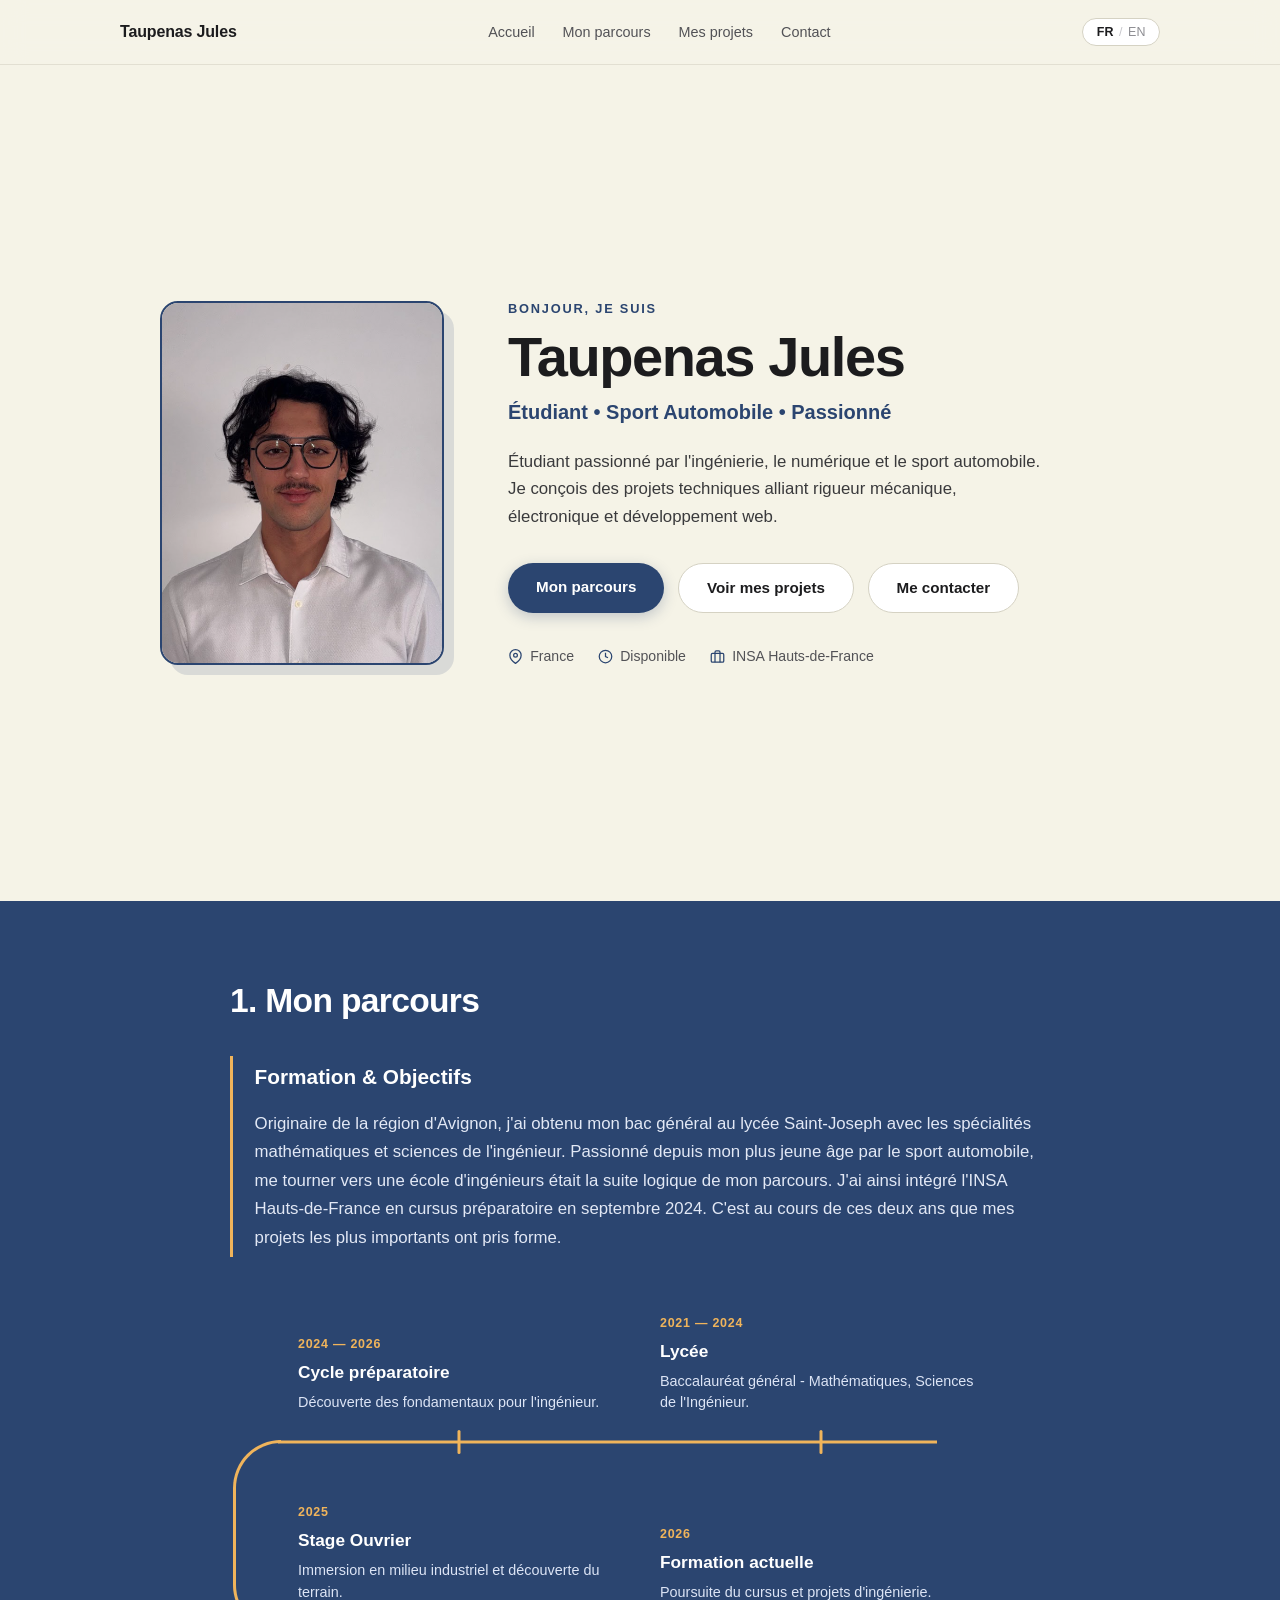
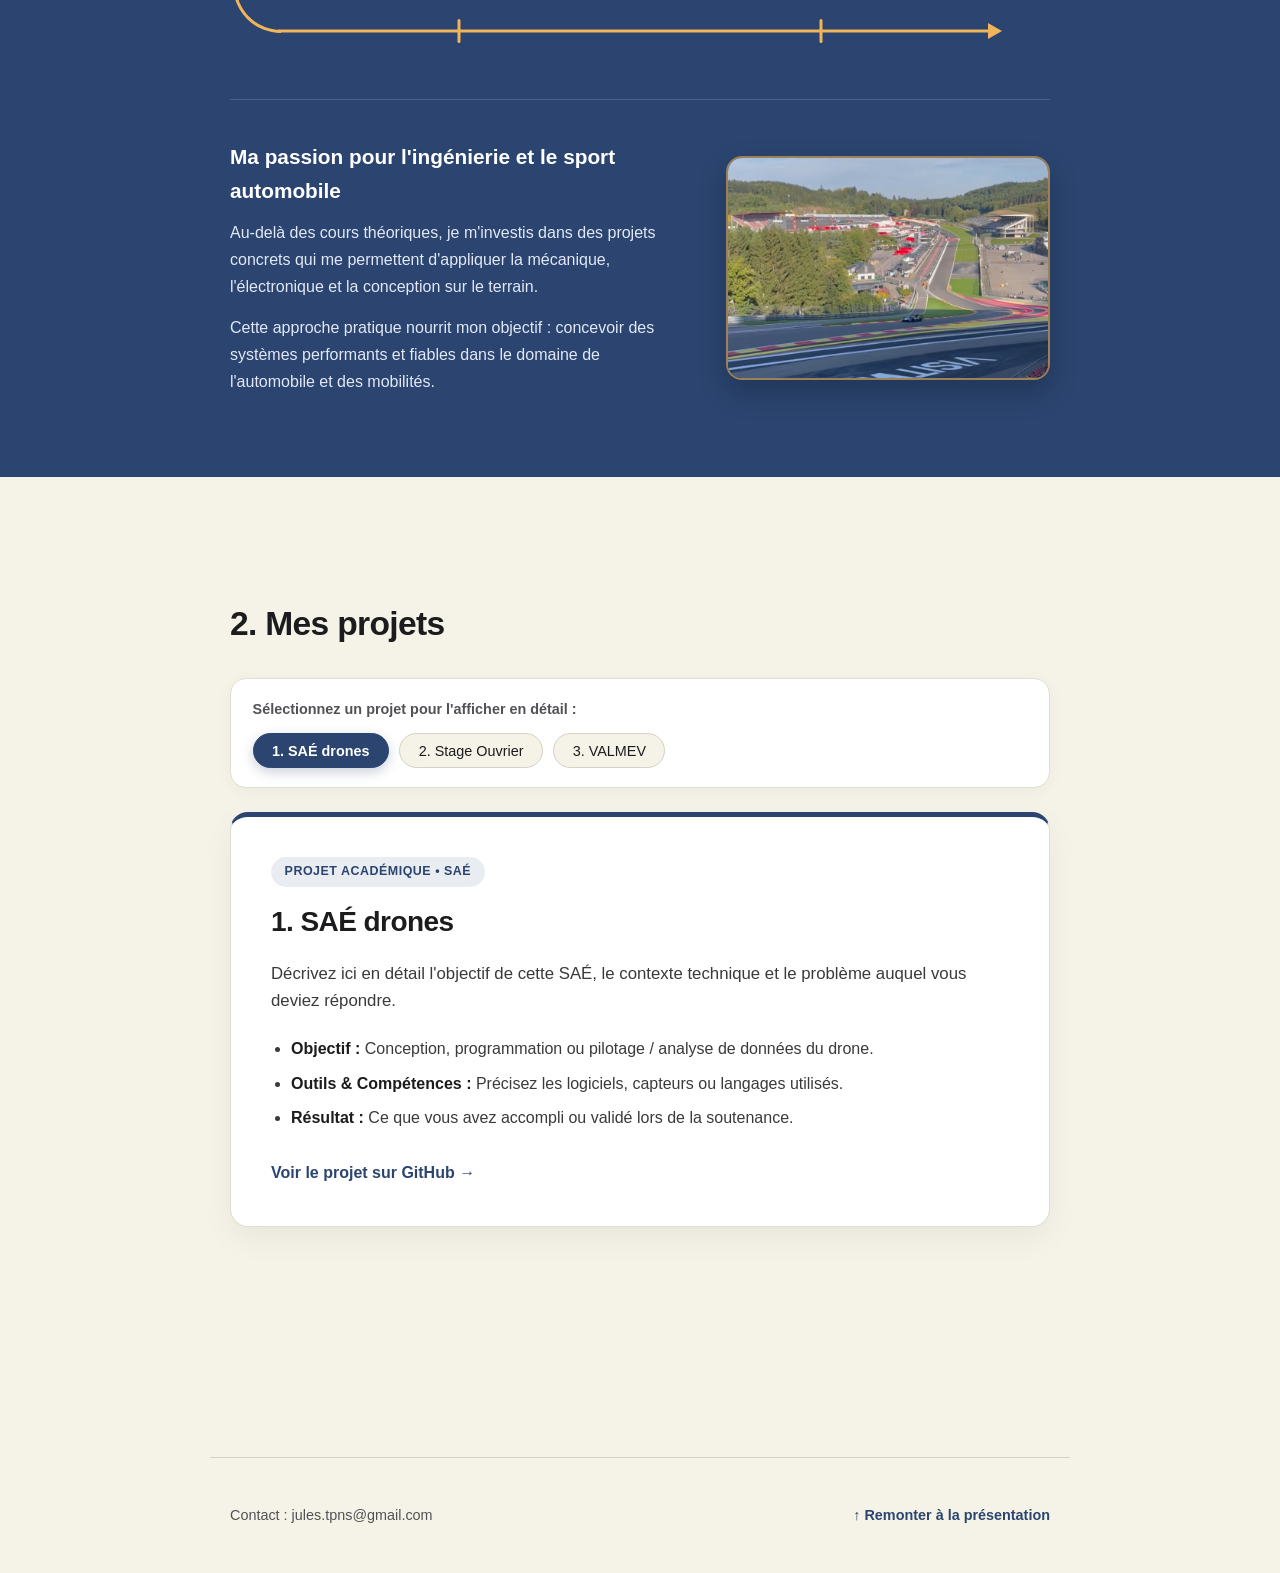
<file: index.html>
<!DOCTYPE html>
<html lang="fr">
<head>
  <meta charset="UTF-8">
  <meta name="viewport" content="width=device-width, initial-scale=1.0">
  <title>Taupenas Jules — Portfolio</title>
  <link rel="stylesheet" href="style.css">
</head>
<body>

  <!-- =========================================================
       BANDEAU DE NAVIGATION FIXE EN HAUT (STICKY)
       ========================================================= -->
  <nav class="navbar" aria-label="Navigation principale">
    <div class="navbar-contenu">
      <!-- Nom à gauche -->
      <a href="#accueil" class="navbar-nom">Taupenas Jules</a>

      <!-- Liens de navigation au centre -->
      <ul class="navbar-liens">
        <li><a href="#accueil" data-i18n="nav_accueil">Accueil</a></li>
        <li><a href="#parcours" data-i18n="nav_parcours">Mon parcours</a></li>
        <li><a href="#projets" data-i18n="nav_projets">Mes projets</a></li>
        <li><a href="#contact" data-i18n="nav_contact">Contact</a></li>
      </ul>

      <!-- Sélecteur de langue FR / EN à droite -->
      <button type="button" id="btn-langue" class="btn-langue" aria-label="Changer la langue">
        <span id="label-fr" class="langue-active">FR</span>
        <span class="langue-separateur">/</span>
        <span id="label-en">EN</span>
      </button>
    </div>
  </nav>

  <!-- =========================================================
       PREMIÈRE PAGE : PRÉSENTATION EN DEUX COLONNES
       ========================================================= -->
  <header id="accueil" class="hero">
    <div class="hero-grille">

      <div class="hero-photo">
        <img src="photo cv.PNG" alt="Portrait de Taupenas Jules">
      </div>

      <div class="hero-texte">
        <p class="sur-titre" data-i18n="hero_surtitre">BONJOUR, JE SUIS</p>
        <h1>Taupenas Jules</h1>
        <p class="sous-titre" data-i18n="hero_soustitre">Étudiant • Sport Automobile • Passionné</p>

        <p class="description-hero" data-i18n="hero_desc">
          Étudiant passionné par l'ingénierie, le numérique et le sport automobile. 
          Je conçois des projets techniques alliant rigueur mécanique, électronique et développement web.
        </p>

        <div class="hero-boutons">
          <a href="#parcours" class="btn-principal" data-i18n="hero_btn_parcours">Mon parcours</a>
          <a href="#projets" class="btn-secondaire" data-i18n="hero_btn_projets">Voir mes projets</a>
          <a href="#contact" class="btn-secondaire" data-i18n="hero_btn_contact">Me contacter</a>
        </div>

        <div class="hero-infos">
          <span class="info-item">
            <svg width="15" height="15" viewBox="0 0 24 24" fill="none" stroke="currentColor" stroke-width="2">
              <path d="M21 10c0 7-9 13-9 13s-9-6-9-13a9 9 0 0 1 18 0z"></path>
              <circle cx="12" cy="10" r="3"></circle>
            </svg>
            <span data-i18n="info_pays">France</span>
          </span>

          <span class="info-item">
            <svg width="15" height="15" viewBox="0 0 24 24" fill="none" stroke="currentColor" stroke-width="2">
              <circle cx="12" cy="12" r="10"></circle>
              <polyline points="12 6 12 12 16 14"></polyline>
            </svg>
            <span data-i18n="info_dispo">Disponible</span>
          </span>

          <span class="info-item">
            <svg width="15" height="15" viewBox="0 0 24 24" fill="none" stroke="currentColor" stroke-width="2">
              <rect x="2" y="7" width="20" height="14" rx="2" ry="2"></rect>
              <path d="M16 21V5a2 2 0 0 0-2-2h-4a2 2 0 0 0-2 2v16"></path>
            </svg>
            <span>INSA Hauts-de-France</span>
          </span>
        </div>
      </div>

    </div>
  </header>

  <!-- =========================================================
       CONTENU PRINCIPAL
       ========================================================= -->
  <main>

    <!-- SECTION 1 : MON PARCOURS -->
    <section id="parcours">
      <h2 data-i18n="parcours_titre">1. Mon parcours</h2>
      <div class="carte">
        <h3 data-i18n="parcours_intro_titre">Formation & Objectifs</h3>
        <p data-i18n="parcours_intro_texte">
          Originaire de la région d'Avignon, j'ai obtenu mon bac général au lycée Saint-Joseph avec les spécialités 
          mathématiques et sciences de l'ingénieur. Passionné depuis mon plus jeune âge par le sport automobile, 
          me tourner vers une école d'ingénieurs était la suite logique de mon parcours. J'ai ainsi intégré l'INSA 
          Hauts-de-France en cursus préparatoire en septembre 2024. C'est au cours de ces deux ans que mes projets 
          les plus importants ont pris forme.
        </p>
      </div>

      <!-- AXE TEMPOREL EN SERPENTIN -->
      <div class="frise-serpentin">

        <!-- ÉTAPE 1 -->
        <div class="etape">
          <div class="etape-texte">
            <span class="etape-date">2021 — 2024</span>
            <h4 data-i18n="etape1_titre">Lycée</h4>
            <p data-i18n="etape1_desc">Baccalauréat général - Mathématiques, Sciences de l'Ingénieur.</p>
          </div>
          <div class="etape-axe">
            <span class="etape-repere"></span>
          </div>
        </div>

        <!-- ÉTAPE 2 -->
        <div class="etape">
          <div class="etape-texte">
            <span class="etape-date">2024 — 2026</span>
            <h4 data-i18n="etape2_titre">Cycle préparatoire</h4>
            <p data-i18n="etape2_desc">Découverte des fondamentaux pour l'ingénieur.</p>
          </div>
          <div class="etape-axe">
            <span class="etape-repere"></span>
          </div>
        </div>

        <!-- ÉTAPE 3 -->
        <div class="etape">
          <div class="etape-texte">
            <span class="etape-date">2025</span>
            <h4 data-i18n="etape3_titre">Stage Ouvrier</h4>
            <p data-i18n="etape3_desc">Immersion en milieu industriel et découverte du terrain.</p>
          </div>
          <div class="etape-axe">
            <span class="etape-repere"></span>
          </div>
        </div>

        <!-- ÉTAPE 4 -->
        <div class="etape">
          <div class="etape-texte">
            <span class="etape-date">2026</span>
            <h4 data-i18n="etape4_titre">Formation actuelle</h4>
            <p data-i18n="etape4_desc">Poursuite du cursus et projets d'ingénierie.</p>
          </div>
          <div class="etape-axe">
            <span class="etape-repere"></span>
          </div>
        </div>

      </div>

      <!-- ZONE COMPLÉMENTAIRE : TEXTE À GAUCHE + PHOTO À DROITE -->
      <div class="parcours-complement">
        <div class="parcours-complement-texte">
          <h3 data-i18n="parcours_comp_titre">Ma passion pour l'ingénierie et le sport automobile</h3>
          <p data-i18n="parcours_comp_p1">
            Au-delà des cours théoriques, je m'investis dans des projets concrets qui me permettent 
            d'appliquer la mécanique, l'électronique et la conception sur le terrain.
          </p>
          <p data-i18n="parcours_comp_p2">
            Cette approche pratique nourrit mon objectif : concevoir des systèmes performants et fiables 
            dans le domaine de l'automobile et des mobilités.
          </p>
        </div>

        <div class="parcours-complement-photo">
          <img src="photo spa.PNG" alt="Illustration de mon parcours et de ma passion automobile">
        </div>
      </div>

    </section>

    <!-- SECTION 2 : MES PROJETS -->
    <section id="projets">
      <h2 data-i18n="projets_titre">2. Mes projets</h2>

      <div class="sommaire-projets" role="tablist" aria-label="Choisir un projet">
        <p class="sommaire-projets-titre" data-i18n="projets_select_titre">Sélectionnez un projet pour l'afficher en détail :</p>
        <div class="liste-boutons-projets">
          <button type="button" class="btn-projet actif" data-cible="projet-1" data-i18n="btn_p1">1. SAÉ drones</button>
          <button type="button" class="btn-projet" data-cible="projet-2" data-i18n="btn_p2">2. Stage Ouvrier</button>
          <button type="button" class="btn-projet" data-cible="projet-3" data-i18n="btn_p3">3. VALMEV</button>
        </div>
      </div>

      <!-- PROJET 1 -->
      <article id="projet-1" class="projet-grand actif">
        <span class="projet-badge" data-i18n="p1_badge">Projet Académique • SAÉ</span>
        <h3 data-i18n="p1_titre">1. SAÉ drones</h3>
        <p class="projet-intro" data-i18n="p1_intro">
          Décrivez ici en détail l'objectif de cette SAÉ, le contexte technique et le problème auquel vous deviez répondre.
        </p>
        <ul class="projet-details">
          <li data-i18n="p1_li1"><strong>Objectif :</strong> Conception, programmation ou pilotage / analyse de données du drone.</li>
          <li data-i18n="p1_li2"><strong>Outils & Compétences :</strong> Précisez les logiciels, capteurs ou langages utilisés.</li>
          <li data-i18n="p1_li3"><strong>Résultat :</strong> Ce que vous avez accompli ou validé lors de la soutenance.</li>
        </ul>
        <a href="https://github.com/oeoeoepdf" class="projet-lien" data-i18n="p1_lien">Voir le projet sur GitHub →</a>
      </article>

      <!-- PROJET 2 -->
      <article id="projet-2" class="projet-grand">
        <span class="projet-badge" data-i18n="p2_badge">Expérience Professionnelle</span>
        <h3 data-i18n="p2_titre">2. Stage Ouvrier</h3>
        <p class="projet-intro" data-i18n="p2_intro">
          Présentez ici l'entreprise qui vous a accueilli, son secteur d'activité et votre rôle au sein de l'équipe.
        </p>
        <ul class="projet-details">
          <li data-i18n="p2_li1"><strong>Missions principales :</strong> Vos tâches quotidiennes sur le terrain ou en atelier.</li>
          <li data-i18n="p2_li2"><strong>Environnement :</strong> Découverte des processus industriels, sécurité et organisation.</li>
          <li data-i18n="p2_li3"><strong>Bilan :</strong> Ce que cette expérience concrète vous a apporté pour la suite de vos études.</li>
        </ul>
        <a href="https://github.com/oeoeoepdf" class="projet-lien" data-i18n="p2_lien">En savoir plus →</a>
      </article>

      <!-- PROJET 3 -->
      <article id="projet-3" class="projet-grand">
        <span class="projet-badge" data-i18n="p3_badge">Projet Technique</span>
        <h3 data-i18n="p3_titre">3. VALMEV</h3>
        <p class="projet-intro" data-i18n="p3_intro">
          Présentez ici le projet VALMEV : son contexte, votre contribution et les enjeux techniques associés.
        </p>
        <ul class="projet-details">
          <li data-i18n="p3_li1"><strong>Contexte :</strong> Présentation générale du projet VALMEV.</li>
          <li data-i18n="p3_li2"><strong>Réalisation :</strong> Les étapes techniques que vous avez menées.</li>
          <li data-i18n="p3_li3"><strong>Compétences mobilisées :</strong> Travail d'équipe, rigueur, outils techniques.</li>
        </ul>
        <a href="https://github.com/oeoeoepdf" class="projet-lien" data-i18n="p3_lien">Voir le dossier du projet →</a>
      </article>

    </section>

  </main>

  <!-- =========================================================
       PIED DE PAGE
       ========================================================= -->
  <footer id="contact">
    <p data-i18n="footer_contact">Contact : jules.tpns@gmail.com</p>
    <p><a href="#accueil" class="retour-haut" data-i18n="footer_haut">↑ Remonter à la présentation</a></p>
  </footer>

  <!-- =========================================================
       SCRIPT 1 : CHANGEMENT DE PROJET AU CLIC
       ========================================================= -->
  <script>
    const boutonsProjets = document.querySelectorAll('.btn-projet');
    const fichesProjets = document.querySelectorAll('.projet-grand');

    boutonsProjets.forEach((bouton) => {
      bouton.addEventListener('click', () => {
        boutonsProjets.forEach((b) => b.classList.remove('actif'));
        fichesProjets.forEach((fiche) => fiche.classList.remove('actif'));

        bouton.classList.add('actif');
        const idCible = bouton.getAttribute('data-cible');
        const ficheCible = document.getElementById(idCible);
        if (ficheCible) {
          ficheCible.classList.add('actif');
        }
      });
    });
  </script>

  <!-- =========================================================
       SCRIPT 2 : TRADUCTION FR / EN
       ========================================================= -->
  <script>
    const traductionsEn = {
      nav_accueil: `Home`,
      nav_parcours: `Background`,
      nav_projets: `Projects`,
      nav_contact: `Contact`,
      hero_surtitre: `HELLO, I AM`,
      hero_soustitre: `Engineering Student • Motorsport • Enthusiast`,
      hero_desc: `Engineering student passionate about technology, digital systems, and motorsport. I design technical projects combining mechanical rigor, electronics, and web development.`,
      hero_btn_parcours: `My background`,
      hero_btn_projets: `View my projects`,
      hero_btn_contact: `Contact me`,
      info_pays: `France`,
      info_dispo: `Available`,
      parcours_titre: `1. My Background`,
      parcours_intro_titre: `Education & Goals`,
      parcours_intro_texte: `Originally from the Avignon area, I earned my general baccalaureate at Saint-Joseph High School specializing in Mathematics and Engineering Sciences. Passionate about motorsport from an early age, pursuing an engineering degree was the natural next step. I joined INSA Hauts-de-France in the preparatory engineering program in September 2024, where my most significant projects took shape.`,
      etape1_titre: `High School`,
      etape1_desc: `General Baccalaureate - Mathematics & Engineering Sciences.`,
      etape2_titre: `Preparatory Engineering Cycle`,
      etape2_desc: `Core engineering fundamentals in mathematics, physics, and mechanics.`,
      etape3_titre: `Shop-Floor Internship`,
      etape3_desc: `Hands-on immersion in an industrial environment and field operations.`,
      etape4_titre: `Current Studies`,
      etape4_desc: `Continuing engineering curriculum and applied technical projects.`,
      parcours_comp_titre: `My passion for engineering and motorsport`,
      parcours_comp_p1: `Beyond theoretical coursework, I dedicate myself to hands-on projects that allow me to apply mechanics, electronics, and design in real-world conditions.`,
      parcours_comp_p2: `This practical mindset drives my goal: designing high-performance, reliable systems in the automotive and mobility sectors.`,
      projets_titre: `2. My Projects`,
      projets_select_titre: `Select a project to view details:`,
      btn_p1: `1. Drone Project (SAÉ)`,
      btn_p2: `2. Industrial Internship`,
      btn_p3: `3. VALMEV`,
      p1_badge: `Academic Project • SAÉ`,
      p1_titre: `1. Drone Engineering Project`,
      p1_intro: `Describe the objective of this academic project, its technical context, and the engineering challenge you addressed.`,
      p1_li1: `<strong>Objective:</strong> Design, programming, piloting, and flight data analysis of the drone.`,
      p1_li2: `<strong>Tools & Skills:</strong> Specify the software, sensors, or programming languages used.`,
      p1_li3: `<strong>Outcome:</strong> Key achievements and results validated during the final defense.`,
      p1_lien: `View project on GitHub →`,
      p2_badge: `Work Experience`,
      p2_titre: `2. Industrial Shop-Floor Internship`,
      p2_intro: `Introduce the host company, its industry sector, and your role within the operational team.`,
      p2_li1: `<strong>Key responsibilities:</strong> Daily tasks carried out on the shop floor or in the workshop.`,
      p2_li2: `<strong>Environment:</strong> Hands-on discovery of industrial processes, safety standards, and workflow organization.`,
      p2_li3: `<strong>Takeaways:</strong> How this practical experience shaped your perspective as a future engineer.`,
      p2_lien: `Learn more →`,
      p3_badge: `Technical Project`,
      p3_titre: `3. VALMEV`,
      p3_intro: `Present the VALMEV project: its background, your personal contribution, and the technical challenges involved.`,
      p3_li1: `<strong>Context:</strong> General overview of the VALMEV project.`,
      p3_li2: `<strong>Execution:</strong> Technical milestones and engineering work carried out.`,
      p3_li3: `<strong>Skills applied:</strong> Teamwork, precision, and specialized engineering tools.`,
      p3_lien: `View project file →`,
      footer_contact: `Contact: jules.tpns@gmail.com`,
      footer_haut: `↑ Back to top`
    };

    // Mémorise automatiquement vos textes français directement depuis le HTML
    document.querySelectorAll('[data-i18n]').forEach((element) => {
      element.dataset.fr = element.innerHTML;
    });

    let langueActuelle = 'fr';
    const btnLangue = document.getElementById('btn-langue');
    const labelFr = document.getElementById('label-fr');
    const labelEn = document.getElementById('label-en');

    if (btnLangue) {
      btnLangue.addEventListener('click', () => {
        langueActuelle = langueActuelle === 'fr' ? 'en' : 'fr';
        document.documentElement.lang = langueActuelle;

        document.querySelectorAll('[data-i18n]').forEach((element) => {
          const cle = element.getAttribute('data-i18n');
          if (langueActuelle === 'en' && traductionsEn[cle]) {
            element.innerHTML = traductionsEn[cle];
          } else if (langueActuelle === 'fr' && element.dataset.fr) {
            element.innerHTML = element.dataset.fr;
          }
        });

        labelFr.classList.toggle('langue-active', langueActuelle === 'fr');
        labelEn.classList.toggle('langue-active', langueActuelle === 'en');
      });
    }
 </script>

</body>
</html>
</file>
<file: style.css>
html {
  scroll-behavior: smooth;
}

/* =========================================================
   1. FOND GLOBAL CRÈME CHAUD (PAPIER ÉDITORIAL)
   ========================================================= */
body {
  margin: 0;
  font-family: -apple-system, BlinkMacSystemFont, "SF Pro Display", "Segoe UI", Roboto, sans-serif;
  line-height: 1.6;
  color: #1c1c1e;
  background-color: #f5f3e7;
  -webkit-font-smoothing: antialiased;
}

/* =========================================================
   2. BANDEAU DE NAVIGATION FIXE EN HAUT (STICKY)
   ========================================================= */
.navbar {
  position: sticky;
  top: 0;
  z-index: 100;
  width: 100%;
  background-color: rgba(245, 243, 231, 0.88);
  backdrop-filter: blur(12px);
  -webkit-backdrop-filter: blur(12px);
  border-bottom: 1px solid #e2dfd2;
}

.navbar-contenu {
  max-width: 1040px;
  margin: 0 auto;
  height: 64px;
  padding: 0 1.5rem;
  display: flex;
  justify-content: space-between;
  align-items: center;
  gap: 1rem;
}

.navbar-nom {
  font-weight: 700;
  font-size: 1rem;
  color: #1c1c1e;
  text-decoration: none;
  letter-spacing: -0.01em;
  white-space: nowrap;
}

.navbar-liens {
  list-style: none;
  margin: 0;
  padding: 0;
  display: flex;
  align-items: center;
  gap: 1.75rem;
}

.navbar-liens a {
  text-decoration: none;
  font-size: 0.9rem;
  font-weight: 500;
  color: #525256;
  transition: color 0.2s;
}

.navbar-liens a:hover {
  color: #2b4570;
}

/* Pilule de langue FR / EN à droite */
.btn-langue {
  display: inline-flex;
  align-items: center;
  gap: 0.35rem;
  background-color: #ffffff;
  border: 1px solid #d5d2c3;
  border-radius: 9999px;
  padding: 0.35rem 0.85rem;
  font-family: inherit;
  font-size: 0.78rem;
  color: #8e8e93;
  cursor: pointer;
  transition: border-color 0.2s, box-shadow 0.2s;
}

.btn-langue:hover {
  border-color: #2b4570;
  box-shadow: 0 2px 8px rgba(43, 69, 112, 0.12);
}

.btn-langue .langue-active {
  font-weight: 800;
  color: #1c1c1e;
}

.langue-separateur {
  color: #c7c7cc;
}

@media (max-width: 650px) {
  .navbar-contenu {
    height: auto;
    padding: 0.75rem 1rem;
    flex-wrap: wrap;
  }

  .navbar-liens {
    order: 3;
    width: 100%;
    justify-content: center;
    gap: 1.15rem;
    padding-top: 0.5rem;
    border-top: 1px solid #e2dfd2;
  }
}

/* =========================================================
   3. PREMIÈRE PAGE : PRÉSENTATION EN DEUX COLONNES
   ========================================================= */
.hero {
  min-height: calc(100vh - 64px);
  width: 100%;
  box-sizing: border-box;
  padding: 2rem 1.5rem;
  display: flex;
  justify-content: center;
  align-items: center;
  scroll-margin-top: 64px;
}

.hero-grille {
  display: flex;
  align-items: center;
  gap: 4rem;
  max-width: 960px;
  width: 100%;
}

.hero-photo img {
  width: 280px;
  height: 360px;
  object-fit: cover;
  border-radius: 18px;
  display: block;
  background-color: #e6e3d3;
  border: 2px solid #2b4570;
  box-shadow: 10px 10px 0px rgba(43, 69, 112, 0.14);
}

.hero-texte {
  text-align: left;
  flex: 1;
}

.sur-titre {
  font-size: 0.8rem;
  font-weight: 700;
  letter-spacing: 0.14em;
  text-transform: uppercase;
  color: #2b4570;
  margin: 0 0 0.5rem 0;
}

.hero-texte h1 {
  font-size: 3.5rem;
  line-height: 1.08;
  font-weight: 800;
  letter-spacing: -0.025em;
  color: #1c1c1e;
  margin: 0 0 0.5rem 0;
}

.sous-titre {
  font-size: 1.25rem;
  font-weight: 600;
  margin: 0 0 1.25rem 0;
  color: #2b4570;
}

.description-hero {
  font-size: 1.05rem;
  line-height: 1.65;
  color: #3a3a3c;
  max-width: 540px;
  margin: 0 0 2rem 0;
}

.hero-boutons {
  display: flex;
  flex-wrap: wrap;
  gap: 0.85rem;
  margin-bottom: 2rem;
}

.btn-principal {
  display: inline-block;
  background-color: #2b4570;
  color: #ffffff;
  padding: 0.75rem 1.75rem;
  border-radius: 9999px;
  font-weight: 600;
  font-size: 0.95rem;
  text-decoration: none;
  box-shadow: 0 4px 14px rgba(43, 69, 112, 0.25);
  transition: transform 0.2s, background-color 0.2s, box-shadow 0.2s;
}

.btn-principal:hover {
  background-color: #213659;
  box-shadow: 0 6px 18px rgba(43, 69, 112, 0.34);
  transform: translateY(-1px);
}

.btn-secondaire {
  display: inline-block;
  background-color: #ffffff;
  color: #1c1c1e;
  border: 1px solid #d5d2c3;
  padding: 0.75rem 1.75rem;
  border-radius: 9999px;
  font-weight: 600;
  font-size: 0.95rem;
  text-decoration: none;
  transition: transform 0.2s, border-color 0.2s, color 0.2s;
}

.btn-secondaire:hover {
  border-color: #2b4570;
  color: #2b4570;
  transform: translateY(-1px);
}

.hero-infos {
  display: flex;
  flex-wrap: wrap;
  gap: 1.5rem;
  font-size: 0.88rem;
  color: #525256;
  font-weight: 500;
}

.info-item {
  display: inline-flex;
  align-items: center;
  gap: 0.45rem;
}

.info-item svg {
  color: #2b4570;
}

@media (max-width: 768px) {
  .hero-grille {
    flex-direction: column;
    gap: 2rem;
    text-align: center;
  }

  .hero-texte {
    text-align: center;
  }

  .hero-texte h1 {
    font-size: 2.5rem;
  }

  .hero-boutons,
  .hero-infos {
    justify-content: center;
  }

  .parcours-complement {
    flex-direction: column;
    gap: 1.75rem;
  }

  .parcours-complement-photo {
    width: 100%;
  }

  .parcours-complement-photo img {
    width: 100%;
    height: 240px;
  }
}

/* =========================================================
   4. SECTIONS PLEINE LARGEUR & SÉPARATION BLEU ARDOISE
   ========================================================= */
main {
  width: 100%;
}

section {
  min-height: 100vh;
  width: 100%;
  box-sizing: border-box;
  padding-top: 4.5rem;
  padding-bottom: 5rem;
  padding-inline: max(1.25rem, calc((100% - 820px) / 2));
  scroll-margin-top: 64px;
}

section h2 {
  font-size: 2.1rem;
  font-weight: 800;
  letter-spacing: -0.02em;
  color: #1c1c1e;
  margin-top: 0;
  margin-bottom: 1.75rem;
}

#parcours {
  background-color: #2b4570;
  color: #ffffff;
  border-top: 1px solid rgba(43, 69, 112, 0.15);
  border-bottom: 1px solid rgba(43, 69, 112, 0.15);
  margin-bottom: 3rem;
}

#parcours h2 {
  color: #ffffff;
}

#parcours .carte {
  background-color: transparent;
  color: #ffffff;
  border: none;
  border-left: 3px solid #f0b45b;
  border-radius: 0;
  padding: 0.25rem 0 0.25rem 1.35rem;
  margin-bottom: 3rem;
  box-shadow: none;
}

#parcours .carte h3 {
  margin-top: 0;
  margin-bottom: 0.6rem;
  color: #ffffff;
  font-size: 1.3rem;
}

#parcours .carte p {
  color: #e2e8f5;
  font-size: 1.05rem;
  line-height: 1.7;
  margin-bottom: 0;
}

.carte {
  background-color: #ffffff;
  color: #1c1c1e;
  border: 1px solid rgba(0, 0, 0, 0.06);
  border-radius: 16px;
  padding: 1.75rem;
  margin-bottom: 1.5rem;
  box-shadow: 0 8px 24px rgba(0, 0, 0, 0.06);
}

.carte a {
  color: #2b4570;
  text-decoration: none;
  font-weight: 600;
}

/* =========================================================
   5. MENU DE SÉLECTION ET FICHE PROJET EN GRAND
   ========================================================= */
.sommaire-projets {
  background-color: #ffffff;
  border: 1px solid #e2dfd2;
  border-radius: 16px;
  padding: 1.15rem 1.35rem;
  margin-bottom: 1.5rem;
  box-shadow: 0 4px 18px rgba(0, 0, 0, 0.04);
}

.sommaire-projets-titre {
  margin: 0 0 0.75rem 0;
  font-size: 0.9rem;
  font-weight: 600;
  color: #525256;
}

.liste-boutons-projets {
  display: flex;
  flex-wrap: wrap;
  gap: 0.65rem;
}

.btn-projet {
  background-color: #f5f3e7;
  color: #1c1c1e;
  border: 1px solid #d5d2c3;
  padding: 0.55rem 1.15rem;
  border-radius: 9999px;
  font-family: inherit;
  font-size: 0.9rem;
  font-weight: 500;
  cursor: pointer;
  transition: background-color 0.2s, color 0.2s, border-color 0.2s, transform 0.15s;
}

.btn-projet:hover {
  background-color: #ebe8d8;
  border-color: #2b4570;
}

.btn-projet.actif {
  background-color: #2b4570;
  color: #ffffff;
  border-color: #2b4570;
  font-weight: 600;
  box-shadow: 0 4px 12px rgba(43, 69, 112, 0.25);
}

.projet-grand {
  display: none;
  background-color: #ffffff;
  color: #1c1c1e;
  border: 1px solid #e2dfd2;
  border-top: 5px solid #2b4570;
  border-radius: 18px;
  padding: 2.5rem;
  min-height: 260px;
  box-shadow: 0 12px 32px rgba(0, 0, 0, 0.05);
}

.projet-grand.actif {
  display: block;
  animation: apparition 0.3s ease;
}

@keyframes apparition {
  from {
    opacity: 0;
    transform: translateY(6px);
  }
  to {
    opacity: 1;
    transform: translateY(0);
  }
}

.projet-badge {
  display: inline-block;
  background-color: rgba(43, 69, 112, 0.1);
  color: #2b4570;
  font-size: 0.78rem;
  font-weight: 700;
  text-transform: uppercase;
  letter-spacing: 0.04em;
  padding: 0.3rem 0.85rem;
  border-radius: 999px;
  margin-bottom: 0.85rem;
}

.projet-grand h3 {
  font-size: 1.75rem;
  letter-spacing: -0.02em;
  margin: 0 0 1rem 0;
  color: #1c1c1e;
}

.projet-intro {
  font-size: 1.05rem;
  color: #3a3a3c;
  margin: 0 0 1.35rem 0;
}

.projet-details {
  margin: 0 0 1.85rem 0;
  padding-left: 1.25rem;
  color: #3a3a3c;
}

.projet-details li {
  margin-bottom: 0.55rem;
}

.projet-details strong {
  color: #1c1c1e;
}

.projet-lien {
  display: inline-block;
  color: #2b4570;
  text-decoration: none;
  font-weight: 700;
  font-size: 1rem;
}

.projet-lien:hover {
  text-decoration: underline;
}

/* =========================================================
   6. AXE TEMPOREL EN SERPENTIN (TRACÉ AMBRE DORÉ #f0b45b)
   ========================================================= */
.frise-serpentin {
  display: grid;
  grid-template-columns: repeat(2, 1fr);
  grid-auto-flow: dense;
  row-gap: 2.5rem;
  margin: 2.5rem 48px 3.5rem 48px;
}

.etape:nth-child(4n + 1) { grid-column: 2; }
.etape:nth-child(4n + 2) { grid-column: 1; }
.etape:nth-child(4n + 3) { grid-column: 1; }
.etape:nth-child(4n + 4) { grid-column: 2; }

.etape {
  position: relative;
  display: flex;
  flex-direction: column;
  justify-content: flex-end;
  align-items: center;
}

.etape-texte {
  width: calc(100% - 1.5rem);
  box-sizing: border-box;
  background-color: transparent;
  border: none;
  padding: 0.25rem 0.5rem;
  margin-bottom: 0.75rem;
  text-align: left;
  box-shadow: none;
  transition: transform 0.2s;
}

.etape-texte:hover {
  transform: translateY(-2px);
}

.etape-date {
  display: inline-block;
  font-size: 0.78rem;
  font-weight: 700;
  color: #f0b45b;
  text-transform: uppercase;
  letter-spacing: 0.06em;
  margin-bottom: 0.25rem;
}

.etape-texte h4 {
  margin: 0 0 0.35rem 0;
  font-size: 1.08rem;
  font-weight: 700;
  color: #ffffff;
}

.etape-texte p {
  margin: 0;
  font-size: 0.9rem;
  line-height: 1.5;
  color: #dce4f5;
}

.etape-axe {
  position: relative;
  width: 100%;
  height: 24px;
}

.etape-axe::before {
  content: "";
  position: absolute;
  top: 50%;
  transform: translateY(-50%);
  left: 0;
  right: 0;
  height: 3px;
  background-color: #f0b45b;
}

.etape-repere {
  position: absolute;
  left: 50%;
  top: 0;
  transform: translateX(-50%);
  width: 3px;
  height: 24px;
  background-color: #f0b45b;
  border-radius: 2px;
  z-index: 1;
}

.etape:first-child .etape-axe::before {
  right: 18%;
}

.etape:nth-child(4n + 3)::after {
  content: "";
  position: absolute;
  left: -45px;
  width: 45px;
  top: calc(-2.5rem - 13.5px);
  bottom: 10.5px;
  border: 3px solid #f0b45b;
  border-right: none;
  border-radius: 999px 0 0 999px;
}

.etape:nth-child(4n + 5)::after {
  content: "";
  position: absolute;
  right: -45px;
  width: 45px;
  top: calc(-2.5rem - 13.5px);
  bottom: 10.5px;
  border: 3px solid #f0b45b;
  border-left: none;
  border-radius: 0 999px 999px 0;
}

.etape:last-child:nth-child(4n + 3) .etape-axe::before,
.etape:last-child:nth-child(4n + 4) .etape-axe::before {
  right: 12px;
}

.etape:last-child:nth-child(4n + 3) .etape-axe::after,
.etape:last-child:nth-child(4n + 4) .etape-axe::after {
  content: "";
  position: absolute;
  right: 0;
  top: 50%;
  transform: translateY(-50%);
  border-top: 8px solid transparent;
  border-bottom: 8px solid transparent;
  border-left: 14px solid #f0b45b;
}

.etape:last-child:nth-child(4n + 2) .etape-axe::before,
.etape:last-child:nth-child(4n + 5) .etape-axe::before {
  left: 12px;
}

.etape:last-child:nth-child(4n + 2) .etape-axe::after,
.etape:last-child:nth-child(4n + 5) .etape-axe::after {
  content: "";
  position: absolute;
  left: 0;
  top: 50%;
  transform: translateY(-50%);
  border-top: 8px solid transparent;
  border-bottom: 8px solid transparent;
  border-right: 14px solid #f0b45b;
}

@media (max-width: 650px) {
  .frise-serpentin {
    margin: 2rem 24px 2.5rem 24px;
  }

  .etape:nth-child(4n + 3)::after {
    left: -22px;
    width: 22px;
  }

  .etape:nth-child(4n + 5)::after {
    right: -22px;
    width: 22px;
  }

  .etape-texte {
    width: calc(100% - 0.6rem);
    padding: 0.25rem;
  }
}

/* =========================================================
   7. ZONE COMPLÉMENTAIRE SOUS LA FRISE (TEXTE + PHOTO)
   ========================================================= */
.parcours-complement {
  display: flex;
  align-items: center;
  gap: 2.5rem;
  margin-top: 3rem;
  padding-top: 2.5rem;
  border-top: 1px solid rgba(255, 255, 255, 0.16);
}

.parcours-complement-texte {
  flex: 1;
  text-align: left;
}

.parcours-complement-texte h3 {
  margin: 0 0 0.75rem 0;
  font-size: 1.3rem;
  color: #ffffff;
}

.parcours-complement-texte p {
  margin: 0 0 0.85rem 0;
  font-size: 1rem;
  line-height: 1.7;
  color: #e2e8f5;
}

.parcours-complement-texte p:last-child {
  margin-bottom: 0;
}

.parcours-complement-photo {
  flex-shrink: 0;
}

.parcours-complement-photo img {
  width: 320px;
  height: 220px;
  object-fit: cover;
  border-radius: 16px;
  display: block;
  background-color: #1f3354;
  border: 2px solid rgba(240, 180, 91, 0.6);
  box-shadow: 0 12px 28px rgba(0, 0, 0, 0.22);
}

/* =========================================================
   8. PIED DE PAGE
   ========================================================= */
footer {
  max-width: 820px;
  margin: 2rem auto 0 auto;
  padding: 2rem 1.25rem;
  border-top: 1px solid #d5d2c3;
  color: #525256;
  font-size: 0.9rem;
  display: flex;
  justify-content: space-between;
  flex-wrap: wrap;
  gap: 1rem;
}

.retour-haut {
  color: #2b4570;
  text-decoration: none;
  font-weight: 600;
}

.retour-haut:hover {
  text-decoration: underline;
}
/* FIN DU FICHIER STYLE.CSS */
</file>
